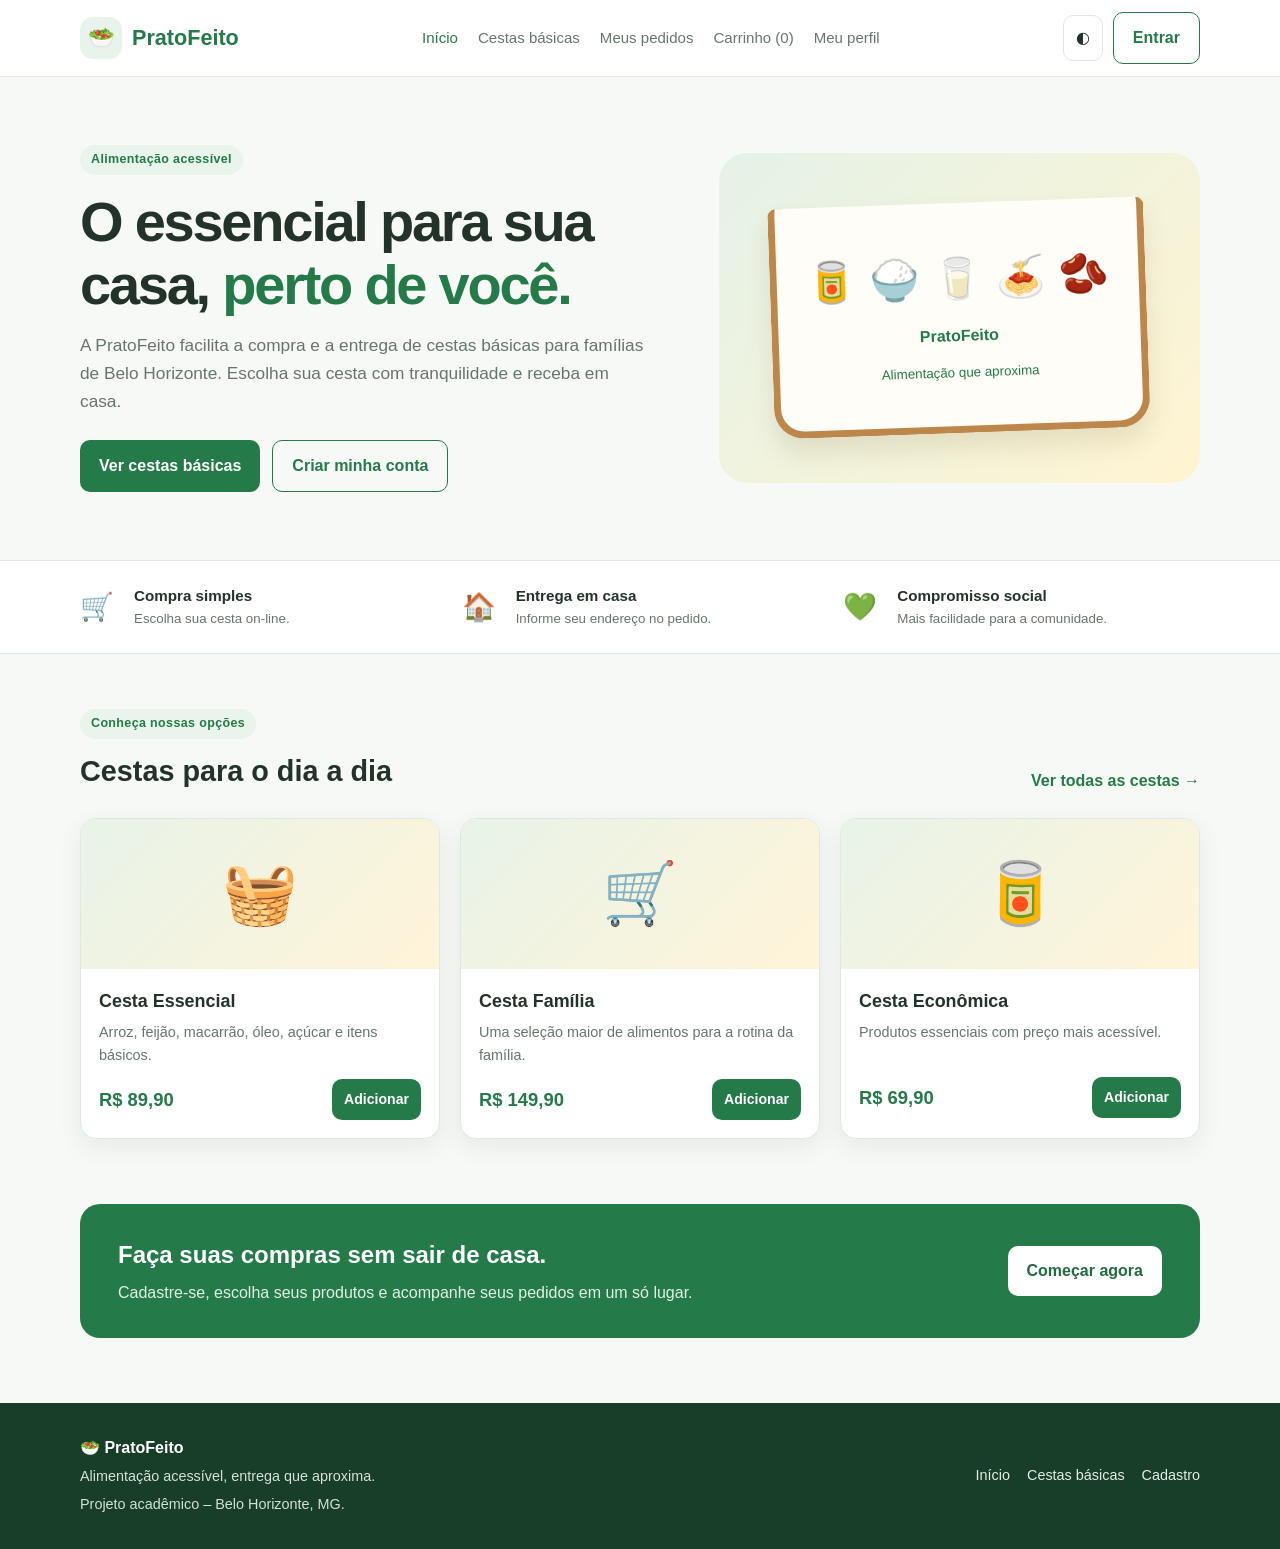
<file: index.html>
<!DOCTYPE html>
<html lang="pt-BR">
<head>
  <meta charset="UTF-8">
  <meta name="viewport" content="width=device-width, initial-scale=1.0">
  <meta name="description" content="PratoFeito: cestas básicas com praticidade e entrega em Belo Horizonte.">
  <title>PratoFeito | Início</title>
  <link rel="stylesheet" href="css/style.css">
  <script src="js/app.js" defer></script>
</head>
<body data-page="inicio">
  <div id="cabecalho"></div>
  <main>
    <section class="hero container">
      <div class="hero-texto">
        <span class="etiqueta">Alimentação acessível</span>
        <h1>O essencial para sua casa, <span>perto de você.</span></h1>
        <p>A PratoFeito facilita a compra e a entrega de cestas básicas para famílias de Belo Horizonte. Escolha sua cesta com tranquilidade e receba em casa.</p>
        <div class="acoes">
          <a class="botao" href="produtos.html">Ver cestas básicas</a>
          <a class="botao botao-secundario" href="acesso.html">Criar minha conta</a>
        </div>
      </div>
      <div class="hero-imagem" role="img" aria-label="Ilustração de uma cesta com alimentos básicos">
        <div class="cesta-ilustrada">
          <span>🥫</span><span>🍚</span><span>🥛</span><span>🍝</span><span>🫘</span>
          <strong>PratoFeito</strong>
          <small>Alimentação que aproxima</small>
        </div>
      </div>
    </section>

    <section class="faixa-beneficios">
      <div class="container beneficios">
        <div><span>🛒</span><strong>Compra simples</strong><small>Escolha sua cesta on-line.</small></div>
        <div><span>🏠</span><strong>Entrega em casa</strong><small>Informe seu endereço no pedido.</small></div>
        <div><span>💚</span><strong>Compromisso social</strong><small>Mais facilidade para a comunidade.</small></div>
      </div>
    </section>

    <section class="container secao">
      <div class="cabecalho-secao">
        <div><span class="etiqueta">Conheça nossas opções</span><h2>Cestas para o dia a dia</h2></div>
        <a class="link-destaque" href="produtos.html">Ver todas as cestas →</a>
      </div>
      <div id="destaques-produtos" class="grade-produtos"></div>
    </section>

    <section class="container chamada">
      <div><h2>Faça suas compras sem sair de casa.</h2><p>Cadastre-se, escolha seus produtos e acompanhe seus pedidos em um só lugar.</p></div>
      <a class="botao botao-claro" href="acesso.html">Começar agora</a>
    </section>
  </main>
  <div id="rodape"></div>
</body>
</html>
</file>
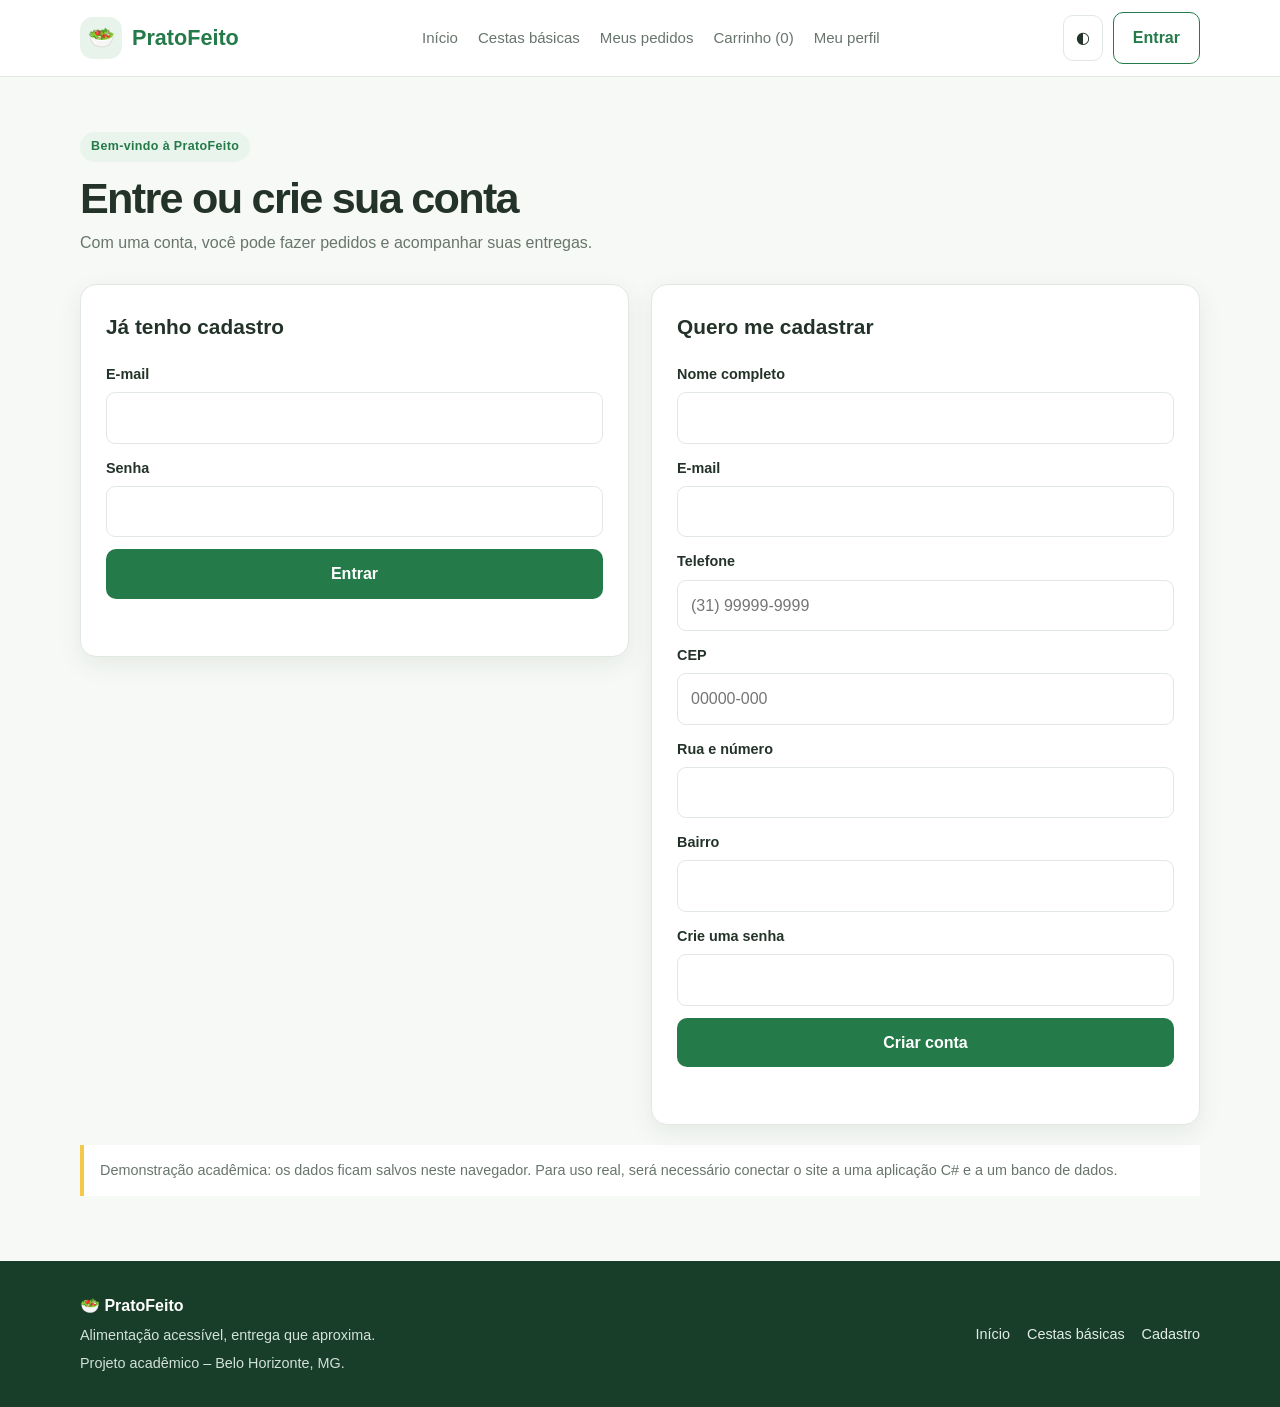
<file: acesso.html>
<!DOCTYPE html>
<html lang="pt-BR">
<head>
  <meta charset="UTF-8"><meta name="viewport" content="width=device-width, initial-scale=1.0">
  <title>PratoFeito | Cadastro e login</title>
  <link rel="stylesheet" href="css/style.css"><script src="js/app.js" defer></script>
</head>
<body data-page="acesso">
  <div id="cabecalho"></div>
  <main class="container pagina-formulario">
    <div class="introducao-pagina"><span class="etiqueta">Bem-vindo à PratoFeito</span><h1>Entre ou crie sua conta</h1><p>Com uma conta, você pode fazer pedidos e acompanhar suas entregas.</p></div>
    <div class="duas-colunas">
      <section class="cartao-formulario">
        <h2>Já tenho cadastro</h2>
        <form id="form-login">
          <label for="login-email">E-mail</label>
          <input id="login-email" name="email" type="email" maxlength="100" autocomplete="email" required>
          <label for="login-senha">Senha</label>
          <input id="login-senha" name="senha" type="password" maxlength="40" autocomplete="current-password" required>
          <button class="botao largura-total" type="submit">Entrar</button>
          <p class="mensagem-formulario" id="mensagem-login" aria-live="polite"></p>
        </form>
      </section>
      <section class="cartao-formulario">
        <h2>Quero me cadastrar</h2>
        <form id="form-cadastro">
          <label for="cad-nome">Nome completo</label>
          <input id="cad-nome" name="nome" type="text" maxlength="80" autocomplete="name" required>
          <label for="cad-email">E-mail</label>
          <input id="cad-email" name="email" type="email" maxlength="100" autocomplete="email" required>
          <label for="cad-telefone">Telefone</label>
          <input id="cad-telefone" name="telefone" type="tel" inputmode="numeric" maxlength="15" placeholder="(31) 99999-9999" autocomplete="tel" data-mascara="telefone" required>
          <label for="cad-cep">CEP</label>
          <input id="cad-cep" name="cep" type="text" inputmode="numeric" maxlength="9" placeholder="00000-000" data-mascara="cep" required>
          <label for="cad-endereco">Rua e número</label>
          <input id="cad-endereco" name="endereco" type="text" maxlength="120" autocomplete="street-address" required>
          <label for="cad-bairro">Bairro</label>
          <input id="cad-bairro" name="bairro" type="text" maxlength="60" required>
          <label for="cad-senha">Crie uma senha</label>
          <input id="cad-senha" name="senha" type="password" minlength="6" maxlength="40" autocomplete="new-password" required>
          <button class="botao largura-total" type="submit">Criar conta</button>
          <p class="mensagem-formulario" id="mensagem-cadastro" aria-live="polite"></p>
        </form>
      </section>
    </div>
    <p class="aviso-demo">Demonstração acadêmica: os dados ficam salvos neste navegador. Para uso real, será necessário conectar o site a uma aplicação C# e a um banco de dados.</p>
  </main>
  <div id="rodape"></div>
</body>
</html>
</file>
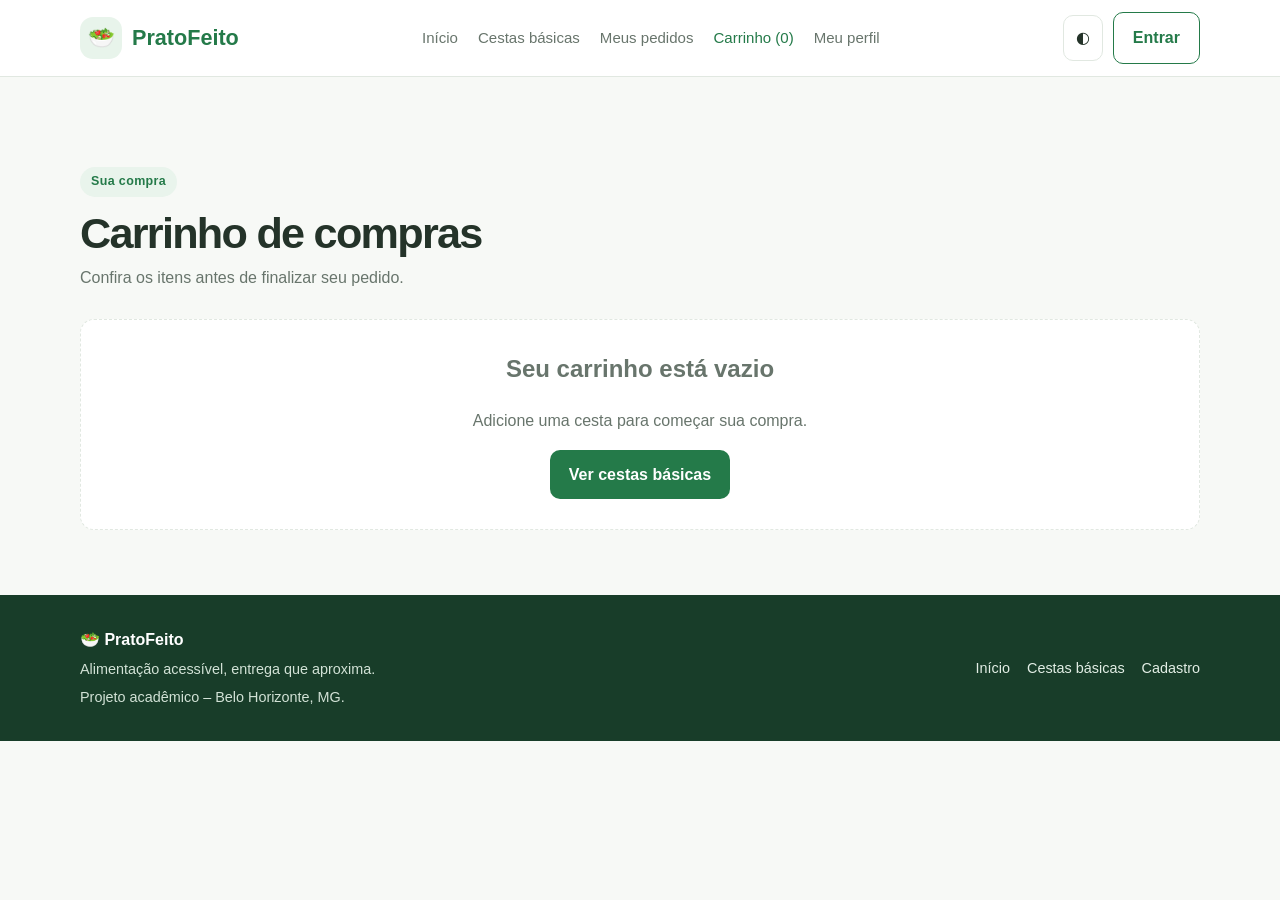
<file: carrinho.html>
<!DOCTYPE html>
<html lang="pt-BR">
<head>
  <meta charset="UTF-8"><meta name="viewport" content="width=device-width, initial-scale=1.0">
  <title>PratoFeito | Carrinho</title>
  <link rel="stylesheet" href="css/style.css"><script src="js/app.js" defer></script>
</head>
<body data-page="carrinho">
  <div id="cabecalho"></div>
  <main class="container secao">
    <div class="introducao-pagina"><span class="etiqueta">Sua compra</span><h1>Carrinho de compras</h1><p>Confira os itens antes de finalizar seu pedido.</p></div>
    <div id="conteudo-carrinho"></div>
  </main>
  <div id="rodape"></div>
</body>
</html>
</file>
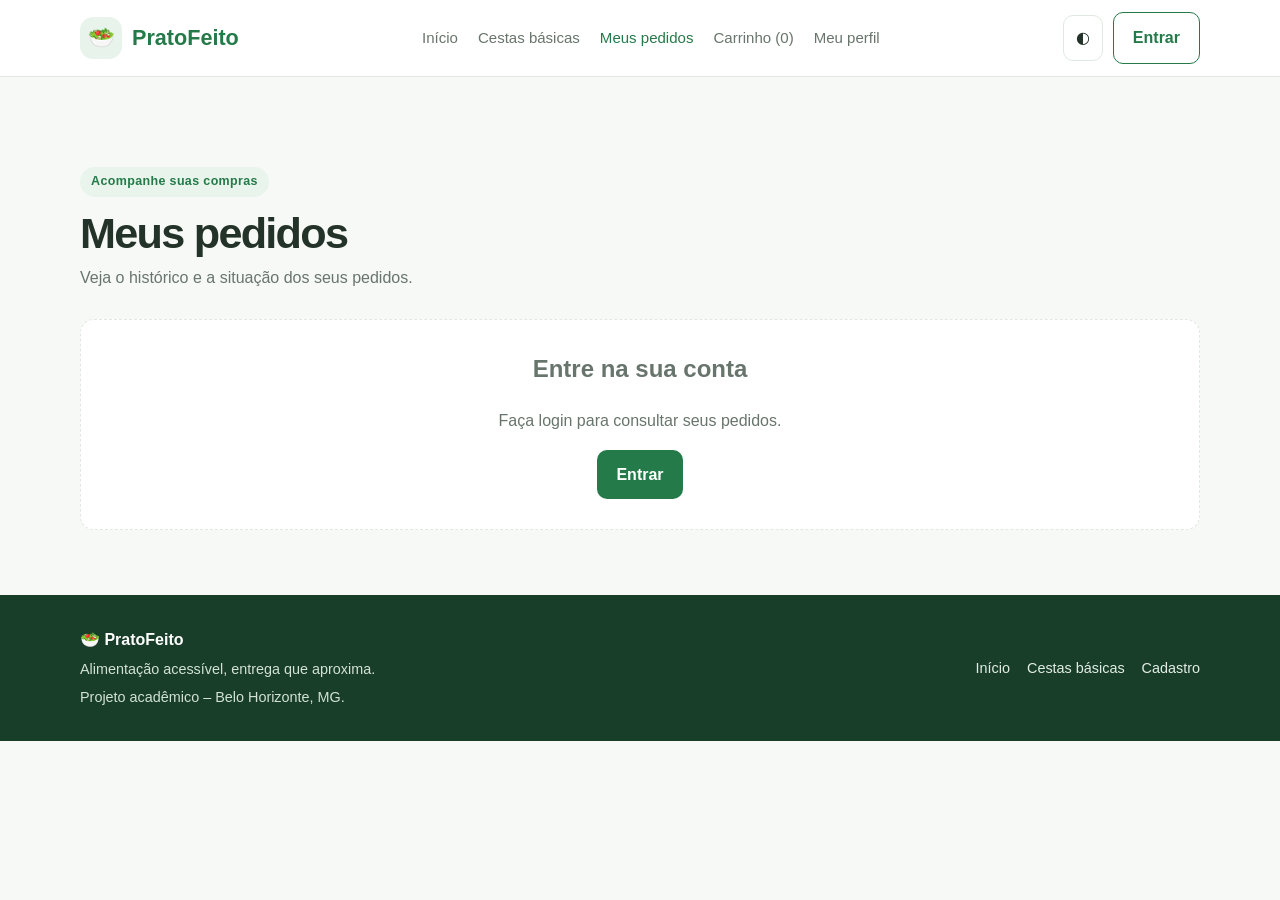
<file: pedidos.html>
<!DOCTYPE html>
<html lang="pt-BR">
<head>
  <meta charset="UTF-8"><meta name="viewport" content="width=device-width, initial-scale=1.0">
  <title>PratoFeito | Meus pedidos</title>
  <link rel="stylesheet" href="css/style.css"><script src="js/app.js" defer></script>
</head>
<body data-page="pedidos">
  <div id="cabecalho"></div>
  <main class="container secao">
    <div class="introducao-pagina"><span class="etiqueta">Acompanhe suas compras</span><h1>Meus pedidos</h1><p>Veja o histórico e a situação dos seus pedidos.</p></div>
    <div id="lista-pedidos"></div>
  </main>
  <div id="rodape"></div>
</body>
</html>
</file>
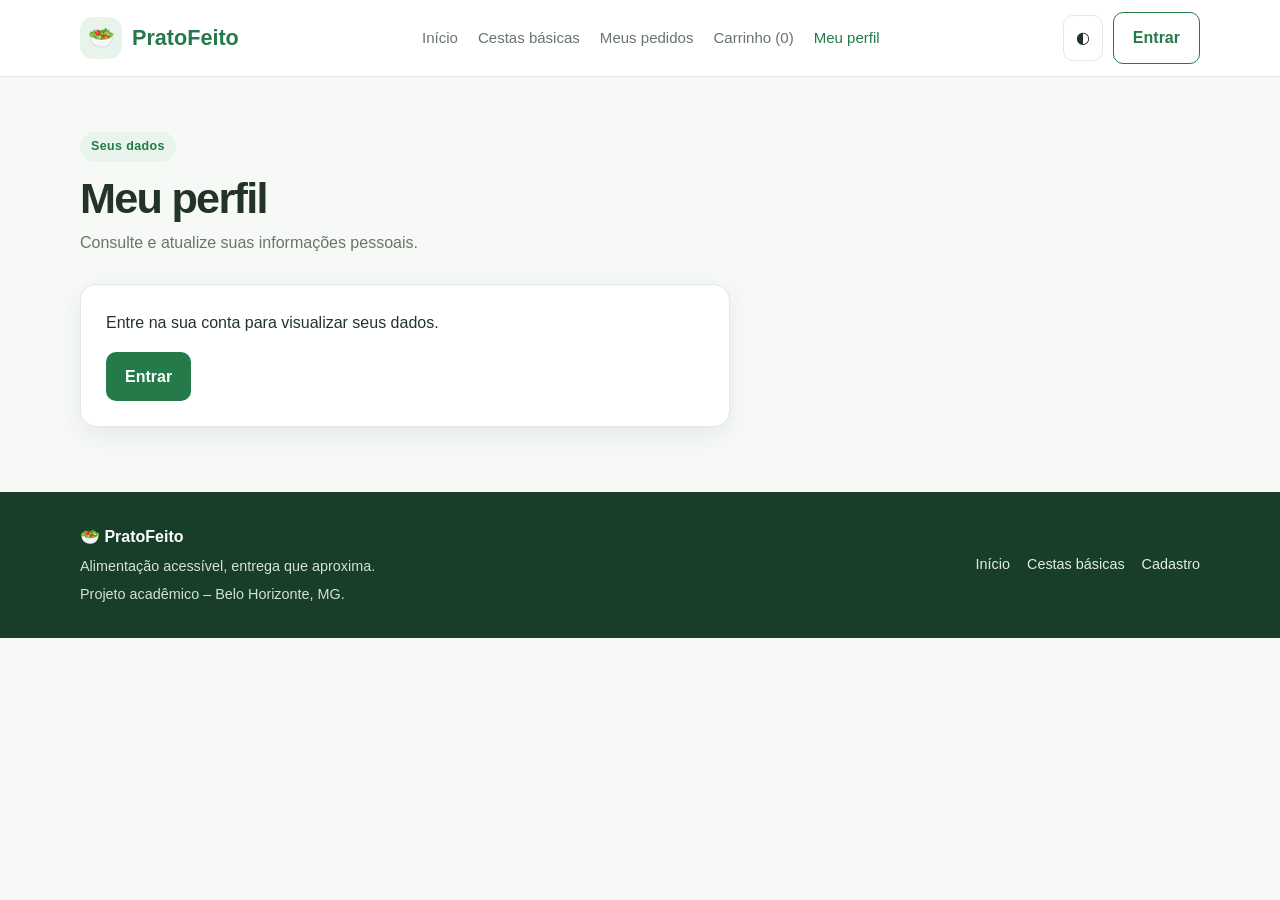
<file: perfil.html>
<!DOCTYPE html>
<html lang="pt-BR">
<head>
  <meta charset="UTF-8"><meta name="viewport" content="width=device-width, initial-scale=1.0">
  <title>PratoFeito | Meu perfil</title>
  <link rel="stylesheet" href="css/style.css"><script src="js/app.js" defer></script>
</head>
<body data-page="perfil">
  <div id="cabecalho"></div>
  <main class="container pagina-formulario">
    <div class="introducao-pagina"><span class="etiqueta">Seus dados</span><h1>Meu perfil</h1><p>Consulte e atualize suas informações pessoais.</p></div>
    <section class="cartao-formulario perfil-cartao">
      <form id="form-perfil">
        <label for="perfil-nome">Nome completo</label><input id="perfil-nome" name="nome" type="text" maxlength="80" required>
        <label for="perfil-email">E-mail</label><input id="perfil-email" name="email" type="email" maxlength="100" required>
        <label for="perfil-telefone">Telefone</label><input id="perfil-telefone" name="telefone" type="tel" inputmode="numeric" maxlength="15" data-mascara="telefone" required>
        <label for="perfil-cep">CEP</label><input id="perfil-cep" name="cep" type="text" inputmode="numeric" maxlength="9" data-mascara="cep" required>
        <label for="perfil-endereco">Rua e número</label><input id="perfil-endereco" name="endereco" type="text" maxlength="120" required>
        <label for="perfil-bairro">Bairro</label><input id="perfil-bairro" name="bairro" type="text" maxlength="60" required>
        <button class="botao" type="submit">Salvar alterações</button>
        <p id="mensagem-perfil" class="mensagem-formulario" aria-live="polite"></p>
      </form>
    </section>
  </main>
  <div id="rodape"></div>
</body>
</html>
</file>
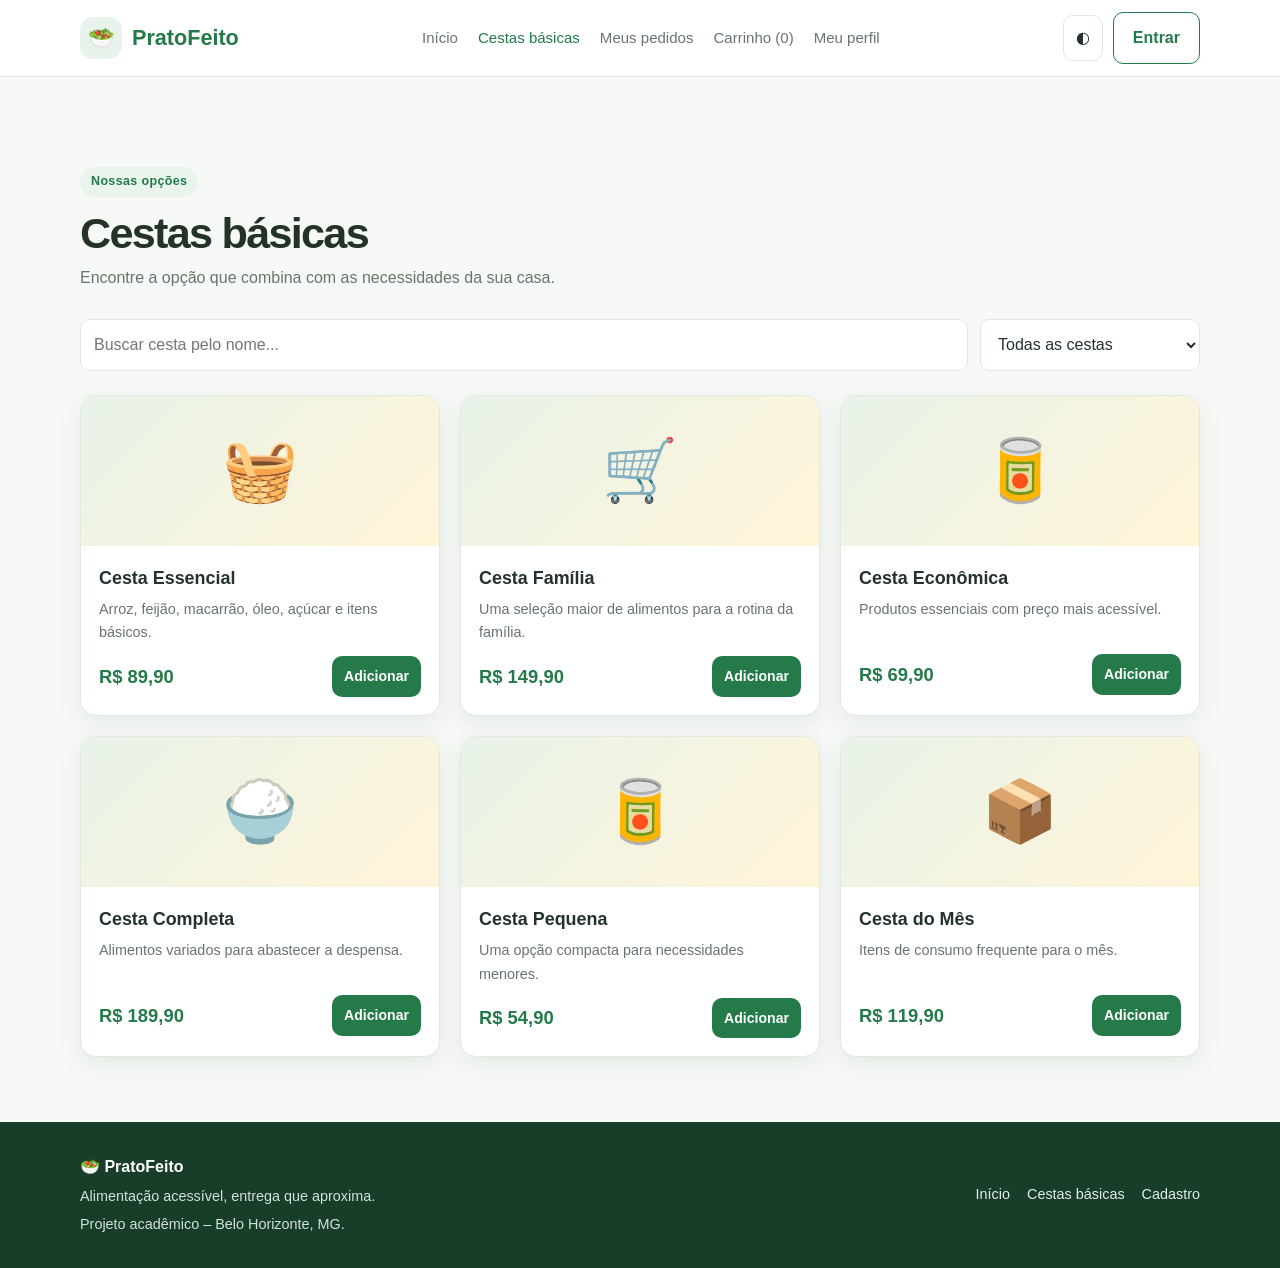
<file: produtos.html>
<!DOCTYPE html>
<html lang="pt-BR">
<head>
  <meta charset="UTF-8"><meta name="viewport" content="width=device-width, initial-scale=1.0">
  <title>PratoFeito | Cestas básicas</title>
  <link rel="stylesheet" href="css/style.css"><script src="js/app.js" defer></script>
</head>
<body data-page="produtos">
  <div id="cabecalho"></div>
  <main class="container secao">
    <div class="introducao-pagina"><span class="etiqueta">Nossas opções</span><h1>Cestas básicas</h1><p>Encontre a opção que combina com as necessidades da sua casa.</p></div>
    <div class="barra-pesquisa">
      <label class="sr-only" for="pesquisa-produtos">Buscar cesta</label>
      <input id="pesquisa-produtos" type="search" maxlength="60" placeholder="Buscar cesta pelo nome...">
      <select id="filtro-categoria" aria-label="Filtrar por categoria">
        <option value="todas">Todas as cestas</option><option value="essencial">Essencial</option><option value="familia">Família</option><option value="economica">Econômica</option>
      </select>
    </div>
    <div id="lista-produtos" class="grade-produtos"></div>
    <p id="nenhum-produto" class="estado-vazio oculto">Nenhuma cesta encontrada. Tente outra pesquisa.</p>
  </main>
  <div id="rodape"></div>
</body>
</html>
</file>
<file: css/style.css>
/* PratoFeito - estilos gerais */
:root {
  --verde: #247a49;
  --verde-escuro: #195b36;
  --amarelo: #f4c84a;
  --fundo: #f7f9f6;
  --superficie: #ffffff;
  --texto: #243329;
  --texto-suave: #68756c;
  --borda: #e1e8e1;
  --sombra: 0 8px 24px rgba(24, 65, 39, .08);
}
* { box-sizing: border-box; }
html { scroll-behavior: smooth; }
body {
  margin: 0; background: var(--fundo); color: var(--texto);
  font-family: Arial, Helvetica, sans-serif; line-height: 1.6;
}
body.tema-escuro {
  --fundo: #151c18; --superficie: #202a23; --texto: #edf4ee;
  --texto-suave: #b2c0b5; --borda: #39483d; --sombra: 0 8px 24px rgba(0,0,0,.22);
  --verde: #65b985; --verde-escuro: #8bd2a5; --amarelo: #e7bd48;
}
a { color: inherit; text-decoration: none; }
button, input, select { font: inherit; }
button, a { -webkit-tap-highlight-color: transparent; }
.container { width: min(1120px, calc(100% - 40px)); margin: 0 auto; }
.cabecalho { background: var(--superficie); border-bottom: 1px solid var(--borda); position: sticky; top: 0; z-index: 10; }
.navegacao { min-height: 76px; display: flex; align-items: center; justify-content: space-between; gap: 24px; }
.marca { display: flex; align-items: center; gap: 10px; font-size: 1.35rem; font-weight: 800; color: var(--verde); }
.marca-icone { width: 42px; height: 42px; display: grid; place-items: center; border-radius: 13px; background: #e8f4eb; font-size: 1.35rem; }
.links-navegacao { display: flex; align-items: center; gap: 20px; font-size: .94rem; color: var(--texto-suave); }
.links-navegacao a:hover, .links-navegacao a.ativo { color: var(--verde); }
.acoes-navegacao { display: flex; align-items: center; gap: 10px; }
.botao-tema, .botao-menu { border: 1px solid var(--borda); background: var(--superficie); color: var(--texto); border-radius: 10px; padding: 9px 12px; cursor: pointer; }
.botao-menu { display: none; }
.botao { display: inline-flex; justify-content: center; align-items: center; border: 0; border-radius: 10px; padding: 12px 19px; background: var(--verde); color: white; font-weight: 700; cursor: pointer; transition: .2s; }
.botao:hover { background: var(--verde-escuro); transform: translateY(-1px); }
.botao-secundario { background: transparent; color: var(--verde); border: 1px solid var(--verde); }
.botao-secundario:hover { background: rgba(36,122,73,.08); color: var(--verde); }
.botao-claro { background: white; color: #216b40; }
.botao-claro:hover { background: #edf5ef; color: #216b40; }
.largura-total { width: 100%; margin-top: 12px; }
.hero { display: grid; grid-template-columns: 1.1fr .9fr; align-items: center; gap: 50px; padding-top: 68px; padding-bottom: 68px; }
.etiqueta { display: inline-block; padding: 5px 11px; border-radius: 30px; background: #e9f4ec; color: #247a49; font-size: .78rem; font-weight: 700; letter-spacing: .03em; }
.tema-escuro .etiqueta { background: #294735; color: #a8e2bb; }
h1, h2, h3, p { margin-top: 0; }
h1 { font-size: clamp(2.1rem, 5vw, 3.5rem); line-height: 1.12; margin: 16px 0; letter-spacing: -.04em; }
h1 span { color: var(--verde); }
.hero-texto p { max-width: 570px; color: var(--texto-suave); font-size: 1.08rem; }
.acoes { display: flex; flex-wrap: wrap; gap: 12px; margin-top: 25px; }
.hero-imagem { min-height: 330px; display: grid; place-items: center; border-radius: 28px; background: linear-gradient(135deg, #e5f2e8, #fff4d1); }
.cesta-ilustrada { width: 78%; min-height: 230px; border: 7px solid #bd874b; border-top: 0; border-radius: 8px 8px 30px 30px; background: #fffdf7; display: flex; flex-wrap: wrap; justify-content: center; align-content: center; gap: 13px; padding: 30px 15px; box-shadow: 0 15px 25px #6a583022; transform: rotate(-2deg); }
.cesta-ilustrada span { font-size: 2.5rem; }
.cesta-ilustrada strong, .cesta-ilustrada small { width: 100%; text-align: center; color: #247a49; }
.faixa-beneficios { background: var(--superficie); border-top: 1px solid var(--borda); border-bottom: 1px solid var(--borda); }
.beneficios { display: grid; grid-template-columns: repeat(3, 1fr); gap: 25px; padding-top: 23px; padding-bottom: 23px; }
.beneficios div { display: grid; grid-template-columns: 42px 1fr; align-items: center; column-gap: 12px; }
.beneficios span { grid-row: span 2; font-size: 1.7rem; }
.beneficios strong { font-size: .95rem; }
.beneficios small { color: var(--texto-suave); }
.secao { padding-top: 55px; padding-bottom: 65px; }
.cabecalho-secao { display: flex; justify-content: space-between; align-items: end; gap: 20px; margin-bottom: 24px; }
.cabecalho-secao h2 { margin: 9px 0 0; font-size: 1.8rem; }
.link-destaque { color: var(--verde); font-weight: 700; }
.grade-produtos { display: grid; grid-template-columns: repeat(3, 1fr); gap: 20px; }
.cartao-produto { background: var(--superficie); border: 1px solid var(--borda); border-radius: 16px; overflow: hidden; box-shadow: var(--sombra); }
.produto-ilustracao { height: 150px; display: grid; place-items: center; background: linear-gradient(135deg, #e8f3e9, #fff4d8); font-size: 3.8rem; }
.produto-conteudo { padding: 18px; }
.produto-conteudo h3 { margin: 0 0 6px; font-size: 1.12rem; }
.produto-conteudo p { color: var(--texto-suave); font-size: .9rem; min-height: 44px; margin-bottom: 12px; }
.produto-rodape { display: flex; justify-content: space-between; align-items: center; gap: 10px; }
.preco { color: var(--verde); font-weight: 800; font-size: 1.15rem; }
.produto-rodape .botao { padding: 9px 12px; font-size: .88rem; }
.chamada { margin-bottom: 65px; padding: 32px 38px; border-radius: 20px; background: var(--verde); color: white; display: flex; align-items: center; justify-content: space-between; gap: 20px; }
.chamada h2 { margin-bottom: 6px; }
.chamada p { margin-bottom: 0; color: #e1f1e5; }
.introducao-pagina { margin: 35px 0 28px; }
.introducao-pagina h1 { font-size: clamp(2rem, 4vw, 2.7rem); margin: 12px 0 8px; }
.introducao-pagina p { color: var(--texto-suave); }
.barra-pesquisa { display: flex; gap: 12px; margin-bottom: 24px; }
input, select { width: 100%; border: 1px solid var(--borda); background: var(--superficie); color: var(--texto); padding: 12px 13px; border-radius: 9px; outline: none; }
input:focus, select:focus { border-color: var(--verde); box-shadow: 0 0 0 3px rgba(36,122,73,.12); }
.barra-pesquisa input { flex: 1; }
.barra-pesquisa select { max-width: 220px; }
.pagina-formulario { padding-top: 20px; padding-bottom: 65px; }
.duas-colunas { display: grid; grid-template-columns: 1fr 1fr; gap: 22px; align-items: start; }
.cartao-formulario { padding: 25px; background: var(--superficie); border: 1px solid var(--borda); border-radius: 16px; box-shadow: var(--sombra); }
.cartao-formulario h2 { font-size: 1.3rem; margin-bottom: 20px; }
.cartao-formulario label { display: block; margin: 13px 0 6px; font-weight: 700; font-size: .9rem; }
.cartao-formulario input { display: block; }
.mensagem-formulario { min-height: 22px; margin: 10px 0 0; font-size: .9rem; color: var(--verde); }
.aviso-demo { margin: 20px 0 0; padding: 14px 16px; border-left: 4px solid var(--amarelo); background: var(--superficie); color: var(--texto-suave); font-size: .9rem; }
.estado-vazio { padding: 30px; background: var(--superficie); border: 1px dashed var(--borda); border-radius: 14px; text-align: center; color: var(--texto-suave); }
.oculto { display: none !important; }
.linha-carrinho, .cartao-pedido { display: flex; align-items: center; justify-content: space-between; gap: 18px; padding: 18px; background: var(--superficie); border: 1px solid var(--borda); border-radius: 13px; margin-bottom: 12px; }
.item-carrinho { display: flex; align-items: center; gap: 15px; }
.icone-carrinho { width: 60px; height: 60px; display: grid; place-items: center; border-radius: 12px; background: #eaf4eb; font-size: 2rem; }
.item-carrinho h3 { margin: 0 0 3px; }
.item-carrinho p { margin: 0; color: var(--texto-suave); font-size: .9rem; }
.controles-quantidade { display: flex; align-items: center; gap: 9px; }
.controles-quantidade button, .botao-remover { border: 1px solid var(--borda); border-radius: 8px; background: var(--superficie); color: var(--texto); padding: 6px 10px; cursor: pointer; }
.botao-remover { color: #b34444; }
.resumo-carrinho { max-width: 420px; margin: 22px 0 0 auto; padding: 22px; background: var(--superficie); border: 1px solid var(--borda); border-radius: 14px; }
.resumo-linha { display: flex; justify-content: space-between; margin: 8px 0; }
.resumo-total { border-top: 1px solid var(--borda); padding-top: 13px; margin-top: 13px; font-size: 1.2rem; font-weight: 800; }
.cartao-pedido { align-items: flex-start; }
.status { display: inline-block; padding: 5px 10px; border-radius: 20px; background: #e8f4eb; color: #247a49; font-size: .82rem; font-weight: 700; }
.perfil-cartao { max-width: 650px; }
.sr-only { position: absolute; width: 1px; height: 1px; padding: 0; margin: -1px; overflow: hidden; clip: rect(0,0,0,0); white-space: nowrap; border: 0; }
.rodape { background: #183d29; color: white; padding: 32px 0; }
.rodape-conteudo { display: flex; justify-content: space-between; gap: 25px; align-items: center; }
.rodape p { color: #d2e2d6; margin: 5px 0 0; font-size: .9rem; }
.rodape-links { display: flex; gap: 17px; flex-wrap: wrap; font-size: .9rem; color: #e2eee5; }
@media (max-width: 850px) {
  .links-navegacao { gap: 11px; font-size: .85rem; }
  .acoes-navegacao .botao { padding: 9px 12px; }
  .hero { gap: 25px; }
}
@media (max-width: 700px) {
  .container { width: min(100% - 28px, 560px); }
  .navegacao { min-height: 66px; flex-wrap: wrap; padding: 10px 0; }
  .botao-menu { display: inline-block; }
  .links-navegacao { display: none; order: 3; width: 100%; flex-direction: column; align-items: stretch; padding: 10px 0; }
  .links-navegacao.aberto { display: flex; }
  .links-navegacao a { padding: 7px 3px; }
  .acoes-navegacao .botao { display: none; }
  .hero { grid-template-columns: 1fr; padding-top: 42px; padding-bottom: 42px; }
  .hero-imagem { min-height: 245px; }
  .cesta-ilustrada { min-height: 190px; }
  .beneficios { grid-template-columns: 1fr; gap: 17px; }
  .grade-produtos { grid-template-columns: repeat(2, 1fr); gap: 12px; }
  .produto-ilustracao { height: 115px; font-size: 3rem; }
  .produto-conteudo { padding: 13px; }
  .produto-conteudo p { min-height: 0; }
  .produto-rodape { align-items: flex-start; flex-direction: column; }
  .produto-rodape .botao { width: 100%; }
  .duas-colunas { grid-template-columns: 1fr; }
  .barra-pesquisa { flex-direction: column; }
  .barra-pesquisa select { max-width: none; }
  .chamada, .rodape-conteudo { flex-direction: column; align-items: flex-start; }
  .cabecalho-secao { align-items: flex-start; flex-direction: column; }
  .linha-carrinho { align-items: flex-start; flex-direction: column; }
  .cartao-pedido { flex-direction: column; }
}
@media (max-width: 390px) {
  .grade-produtos { grid-template-columns: 1fr; }
  .acoes { flex-direction: column; }
  .acoes .botao { width: 100%; }
}
</file>
